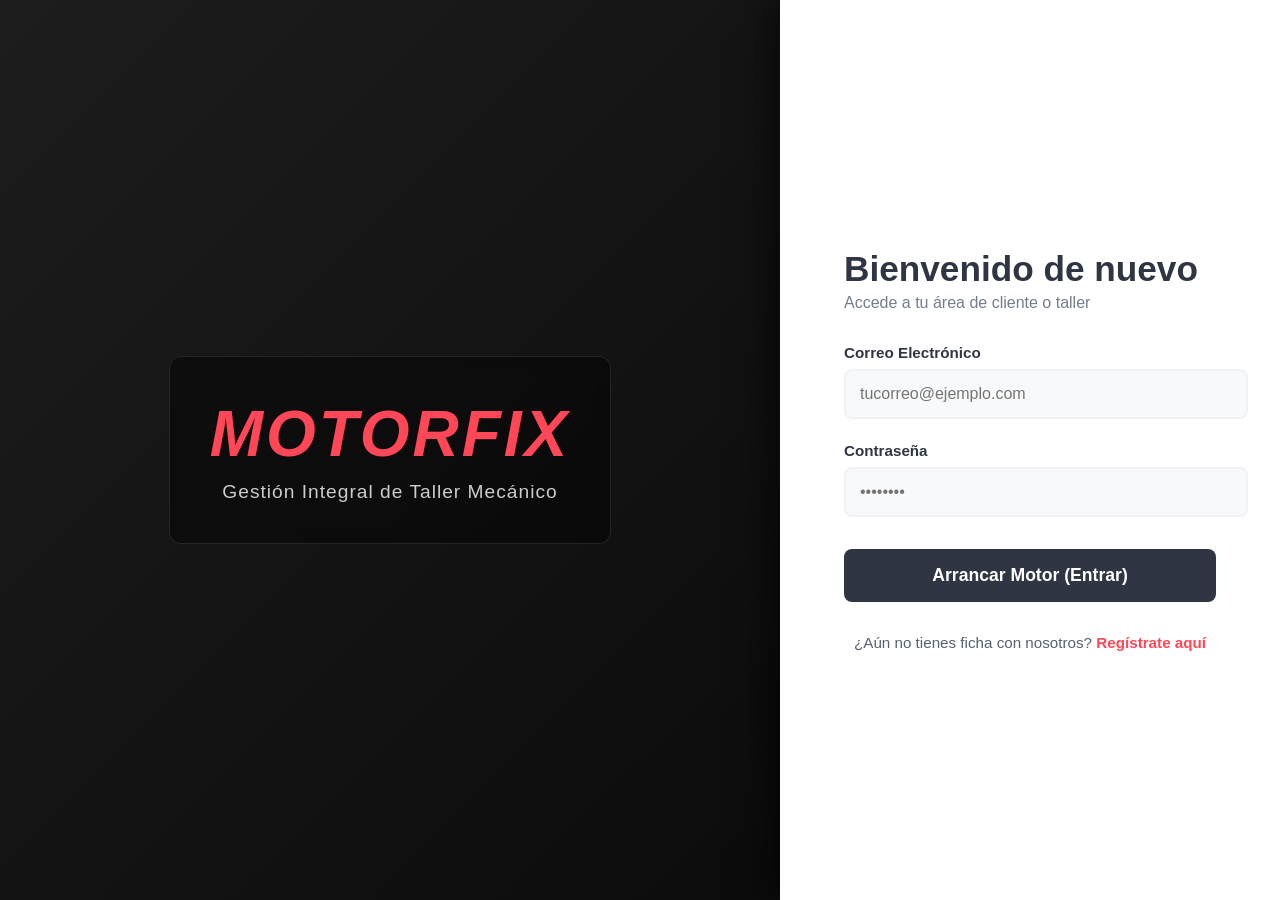
<file: index.html>
<!DOCTYPE html>
<html lang="es">
<head>
    <meta charset="UTF-8">
    <meta name="viewport" content="width=device-width, initial-scale=1.0">
    <title>MotorFix - Acceso Taller</title>
    <link rel="stylesheet" href="style.css">
</head>
<body class="auth-body">
    <div class="pantalla-dividida">
        
        <div class="panel-visual">
            <div class="overlay">
                <div class="titulo-visual">MotorFix</div>
                <div class="subtitulo-visual">Gestión Integral de Taller Mecánico</div>
            </div>
        </div>

        <div class="panel-login">
            <div class="contenido-login">
                <div class="titulo-login">Bienvenido de nuevo</div>
                <div class="subtitulo">Accede a tu área de cliente o taller</div>

                <form id="loginForm">
                    <div class="grupo-input">
                        <label for="email" class="label-auth">Correo Electrónico</label>
                        <input type="email" id="email" name="email" class="input-auth" placeholder="tucorreo@ejemplo.com" required>
                    </div>
                    <div class="grupo-input">
                        <label for="password" class="label-auth">Contraseña</label>
                        <input type="password" id="password" name="password" class="input-auth" placeholder="••••••••" required>
                    </div>
                    <button type="submit" class="btn-motorfix">Arrancar Motor (Entrar)</button>
                </form>
                
                <div class="enlaces-extra">
                    <span>¿Aún no tienes ficha con nosotros? <a href="registro.html" class="enlace-rojo">Regístrate aquí</a></span>
                </div>
            </div>
        </div>

    </div>

    <script src="auth.js"></script>
</body>
</html>
</file>
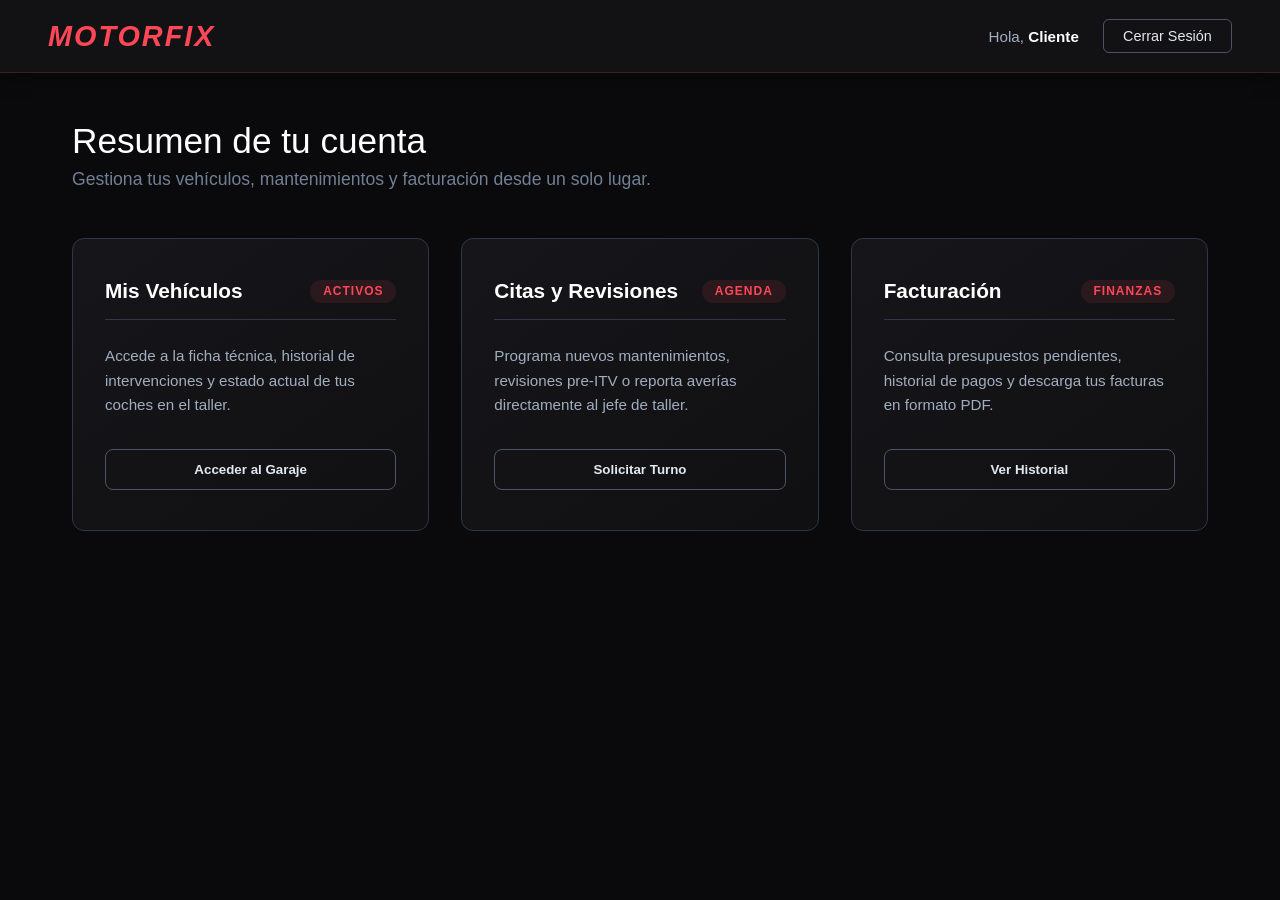
<file: panel_cliente.html>
<!DOCTYPE html>
<html lang="es">
<head>
    <meta charset="UTF-8">
    <meta name="viewport" content="width=device-width, initial-scale=1.0">
    <title>MotorFix - Panel de Cliente</title>
    <link rel="stylesheet" href="style.css">
</head>
<body class="dashboard-body">

    <nav class="navbar">
        <div class="texto-logo">MOTORFIX</div>
        <div class="user-menu">
            <span class="user-name">Hola, <strong id="nombreUsuario" class="texto-resaltado">Cliente</strong></span>
            <button id="btnLogout" class="logout-link btn-limpio">Cerrar Sesión</button>
        </div>
    </nav>

    <main class="dashboard-container">
        
        <!-- VISTA PRINCIPAL: RESUMEN Y TARJETAS -->
        <div id="vista-resumen" class="vista-activa">
            <header class="dashboard-header">
                <div class="titulo-dashboard">Resumen de tu cuenta</div>
                <div class="texto-dashboard">Gestiona tus vehículos, mantenimientos y facturación desde un solo lugar.</div>
            </header>

            <div class="grid-modulos">
                <article class="modulo-dark">
                    <div class="modulo-header">
                        <div class="titulo-modulo">Mis Vehículos</div>
                        <span class="badge">Activos</span>
                    </div>
                    <div class="texto-modulo">Accede a la ficha técnica, historial de intervenciones y estado actual de tus coches en el taller.</div>
                    <button id="btn-acceder-garaje" class="btn-outline-red">Acceder al Garaje</button>
                </article>

                <article class="modulo-dark">
                    <div class="modulo-header">
                        <div class="titulo-modulo">Citas y Revisiones</div>
                        <span class="badge">Agenda</span>
                    </div>
                    <div class="texto-modulo">Programa nuevos mantenimientos, revisiones pre-ITV o reporta averías directamente al jefe de taller.</div>
                    <button id="btn-acceder-citas" class="btn-outline-red">Solicitar Turno</button>
                </article>

                <article class="modulo-dark">
                    <div class="modulo-header">
                        <div class="titulo-modulo">Facturación</div>
                        <span class="badge">Finanzas</span>
                    </div>
                    <div class="texto-modulo">Consulta presupuestos pendientes, historial de pagos y descarga tus facturas en formato PDF.</div>
                    <button id="btn-acceder-facturas" class="btn-outline-red">Ver Historial</button>
                </article>
            </div>
        </div>

        <!-- SECCIÓN: MI GARAJE -->
        <section id="seccion-garaje" class="panel-seccion oculto">
            <button class="btn-volver btn-limpio" id="btn-volver-garaje">← Volver al resumen</button>
            <div class="titulo-dashboard margen-superior">Mis Vehículos</div>
            <button id="btn-nuevo-vehiculo" class="btn-rojo-solido">Añadir Nuevo Vehículo</button>
            
            <div id="lista-vehiculos" class="contenedor-lista"></div>

            <div id="modal-vehiculo" class="modal-formulario oculto">
                <div class="titulo-modal">Registrar Nuevo Vehículo</div>
                <form id="form-vehiculo" class="formulario-estandar">
                    <div class="grupo-input">
                        <label class="form-label" for="v-matricula">Matrícula</label>
                        <input type="text" id="v-matricula" class="form-input" placeholder="Ej: 1234ABC" required>
                    </div>
                    <div class="grupo-input">
                        <label class="form-label" for="v-marca">Marca</label>
                        <input type="text" id="v-marca" class="form-input" placeholder="Ej: Toyota" required>
                    </div>
                    <div class="grupo-input">
                        <label class="form-label" for="v-modelo">Modelo</label>
                        <input type="text" id="v-modelo" class="form-input" placeholder="Ej: Corolla" required>
                    </div>
                    <div class="grupo-input">
                        <label class="form-label" for="v-anyo">Año</label>
                        <input type="number" id="v-anyo" class="form-input" placeholder="Ej: 2020" required>
                    </div>
                    <div class="acciones-form">
                        <button type="submit" class="btn-rojo-solido">Guardar Vehículo</button>
                        <button type="button" id="btn-cancelar-vehiculo" class="btn-gris">Cancelar</button>
                    </div>
                </form>
            </div>
        </section>

        <!-- SECCIÓN: MIS CITAS -->
        <section id="seccion-citas" class="panel-seccion oculto">
            <button class="btn-volver btn-limpio" id="btn-volver-citas">← Volver al resumen</button>
            <div class="titulo-dashboard margen-superior">Mis Citas</div>
            <button id="btn-nueva-cita" class="btn-rojo-solido">Solicitar Nueva Cita</button>
            
            <div id="lista-citas" class="contenedor-lista"></div>

            <div id="modal-cita" class="modal-formulario oculto">
                <div class="titulo-modal">Solicitar Turno en el Taller</div>
                <form id="form-cita" class="formulario-estandar">
                    <div class="grupo-input">
                        <label class="form-label" for="c-matricula">Vehículo</label>
                        <select id="c-matricula" class="form-input select-input" required>
                            <option value="">Selecciona un vehículo...</option>
                        </select>
                    </div>
                    <div class="grupo-input">
                        <label class="form-label" for="c-fecha">Fecha y Hora</label>
                        <input type="datetime-local" id="c-fecha" class="form-input" required>
                    </div>
                    <div class="grupo-input">
                        <label class="form-label" for="c-motivo">Motivo de la visita</label>
                        <textarea id="c-motivo" class="form-input textarea-input" placeholder="Describe el problema o revisión..." required></textarea>
                    </div>
                    <div class="acciones-form">
                        <button type="submit" class="btn-rojo-solido">Confirmar Cita</button>
                        <button type="button" id="btn-cancelar-cita" class="btn-gris">Cancelar</button>
                    </div>
                </form>
            </div>
        </section>

        <!-- SECCIÓN: MIS FACTURAS -->
        <section id="seccion-facturas" class="panel-seccion oculto">
            <button class="btn-volver btn-limpio" id="btn-volver-facturas">← Volver al resumen</button>
            <div class="titulo-dashboard margen-superior">Historial de Facturas</div>
            
            <div id="lista-facturas" class="contenedor-lista"></div>
        </section>

    </main>

    <script src="panel.js"></script>
</body>
</html>
</file>
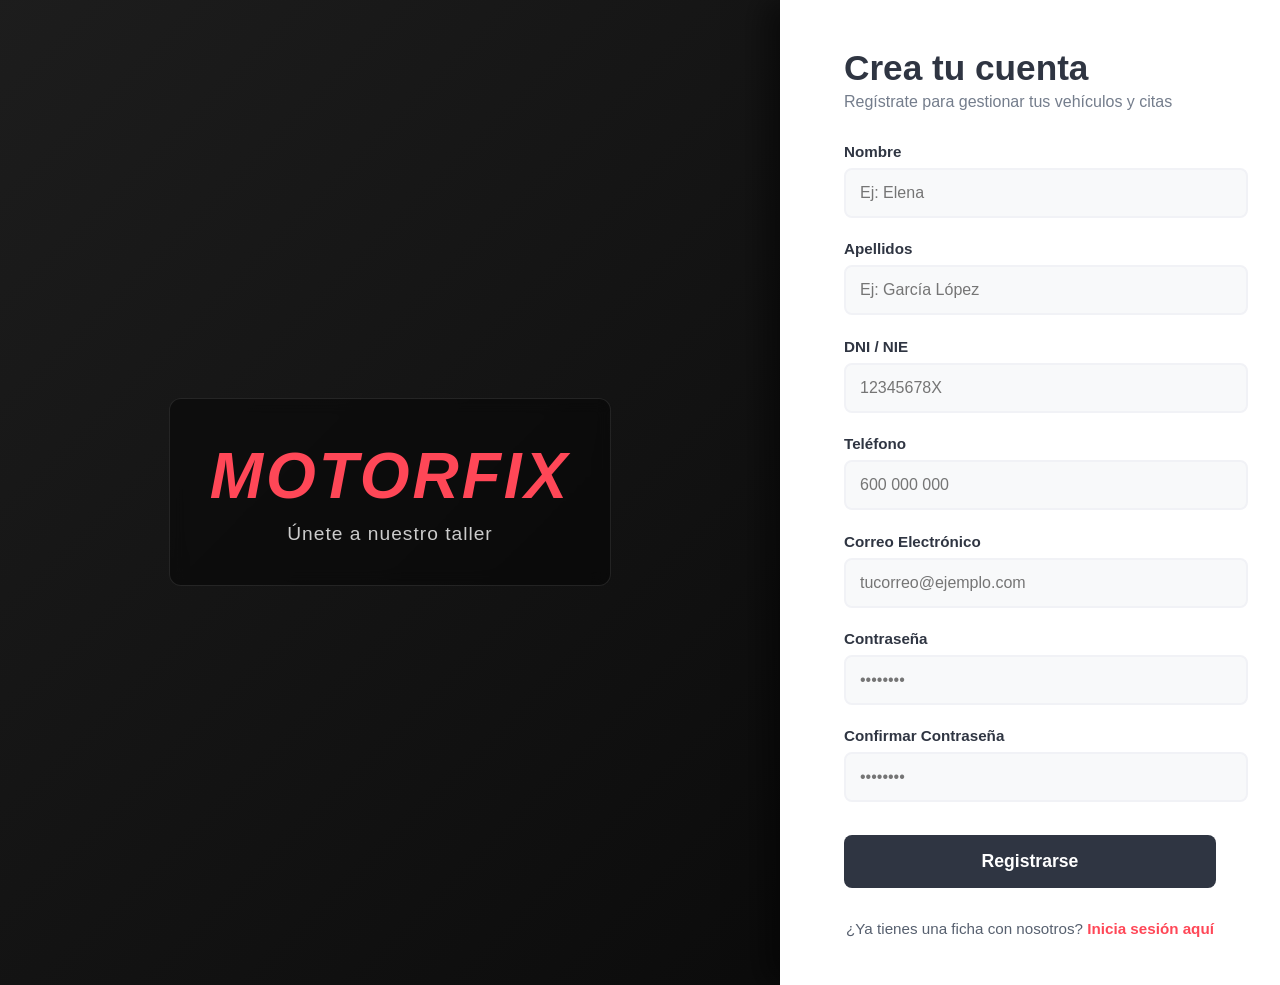
<file: registro.html>
<!DOCTYPE html>
<html lang="es">
<head>
    <meta charset="UTF-8">
    <meta name="viewport" content="width=device-width, initial-scale=1.0">
    <title>MotorFix - Registro de Cliente</title>
    <link rel="stylesheet" href="style.css">
</head>
<body class="auth-body">
    <div class="pantalla-dividida">
        
        <div class="panel-visual">
            <div class="overlay">
                <div class="titulo-visual">MotorFix</div>
                <div class="subtitulo-visual">Únete a nuestro taller</div>
            </div>
        </div>

        <div class="panel-login">
            <div class="contenido-login">
                <div class="titulo-login">Crea tu cuenta</div>
                <div class="subtitulo">Regístrate para gestionar tus vehículos y citas</div>

                <form id="registroForm">
                    <div class="grupo-input">
                        <label for="nombre" class="label-auth">Nombre</label>
                        <input type="text" id="nombre" name="nombre" class="input-auth" placeholder="Ej: Elena" required>
                    </div>

                    <div class="grupo-input">
                        <label for="apellidos" class="label-auth">Apellidos</label>
                        <input type="text" id="apellidos" name="apellidos" class="input-auth" placeholder="Ej: García López" required>
                    </div>
                    
                    <div class="grupo-input">
                        <label for="dni" class="label-auth">DNI / NIE</label>
                        <input type="text" id="dni" name="dni" class="input-auth" placeholder="12345678X" required>
                    </div>

                    <div class="grupo-input">
                        <label for="telefono" class="label-auth">Teléfono</label>
                        <input type="tel" id="telefono" name="telefono" class="input-auth" placeholder="600 000 000" required>
                    </div>

                    <div class="grupo-input">
                        <label for="email" class="label-auth">Correo Electrónico</label>
                        <input type="email" id="email" name="email" class="input-auth" placeholder="tucorreo@ejemplo.com" required>
                    </div>

                    <div class="grupo-input">
                        <label for="password" class="label-auth">Contraseña</label>
                        <input type="password" id="password" name="password" class="input-auth" placeholder="••••••••" required>
                    </div>

                    <div class="grupo-input">
                        <label for="confirm_password" class="label-auth">Confirmar Contraseña</label>
                        <input type="password" id="confirm_password" name="confirm_password" class="input-auth" placeholder="••••••••" required>
                    </div>
                    
                    <button type="submit" class="btn-motorfix">Registrarse</button>
                </form>
                
                <div class="enlaces-extra">
                    <span>¿Ya tienes una ficha con nosotros? <a href="index.html" class="enlace-rojo">Inicia sesión aquí</a></span>
                </div>
            </div>
        </div>

    </div>

    <script src="auth.js"></script>
</body>
</html>
</file>
<file: style.css>
/* Reseteo de márgenes basado en clases */
.auth-body, .dashboard-body, .pantalla-dividida, .panel-visual, .panel-login, 
.contenido-login, .grupo-input, .dashboard-container, .panel-seccion, 
.formulario-estandar, .modulo-dark, .modal-formulario {
    margin: 0;
    padding: 0;
    box-sizing: border-box;
    font-family: 'Segoe UI', Roboto, Helvetica, Arial, sans-serif;
}

/* =========================================================
   ESTILOS DE LOGIN Y REGISTRO
   ========================================================= */
.auth-body {
    background-color: #121212;
}

.pantalla-dividida {
    display: flex;
    min-height: 100vh;
    width: 100%;
}

.panel-visual {
    flex: 1;
    background: linear-gradient(135deg, rgba(30, 30, 30, 0.9), rgba(10, 10, 10, 0.8)), 
                url('https://images.unsplash.com/photo-1619642751034-765dfdf7c58e?q=80&w=1920&auto=format&fit=crop') center/cover;
    display: flex;
    align-items: center;
    justify-content: center;
    color: #ffffff;
}

.overlay {
    text-align: center;
    padding: 2.5rem;
    background: rgba(0, 0, 0, 0.4);
    border-radius: 12px;
    backdrop-filter: blur(8px);
    border: 1px solid rgba(255, 255, 255, 0.1);
}

.titulo-visual {
    font-size: 4rem;
    font-weight: bold;
    letter-spacing: 3px;
    margin-bottom: 10px;
    color: #ff4757;
    text-transform: uppercase;
    font-style: italic;
}

.subtitulo-visual {
    font-size: 1.2rem;
    color: #cccccc;
    letter-spacing: 1px;
}

.panel-login {
    width: 100%;
    max-width: 500px;
    background-color: #ffffff;
    display: flex;
    flex-direction: column;
    justify-content: center;
    padding: 3rem 4rem;
    box-shadow: -15px 0 30px rgba(0, 0, 0, 0.5);
}

.contenido-login {
    width: 100%;
}

.titulo-login {
    font-size: 2.2rem;
    font-weight: bold;
    color: #2f3542;
    margin-bottom: 5px;
}

.subtitulo {
    color: #747d8c;
    margin-bottom: 2rem;
    font-size: 1rem;
}

.grupo-input {
    margin-bottom: 1.4rem;
}

.label-auth {
    display: block;
    margin-bottom: 8px;
    color: #2f3542;
    font-weight: 600;
    font-size: 0.95rem;
}

.input-auth {
    width: 100%;
    padding: 14px;
    border: 2px solid #f1f2f6;
    border-radius: 8px;
    background-color: #f8f9fa;
    font-size: 1rem;
    color: #2f3542;
    transition: all 0.3s ease;
}

.input-auth:focus {
    outline: none;
    border-color: #ff4757;
    background-color: #ffffff;
    box-shadow: 0 0 0 3px rgba(255, 71, 87, 0.15);
}

.btn-motorfix {
    width: 100%;
    padding: 16px;
    background-color: #2f3542;
    color: #ffffff;
    border: none;
    border-radius: 8px;
    font-size: 1.1rem;
    font-weight: bold;
    cursor: pointer;
    transition: background-color 0.3s ease, transform 0.1s ease;
    margin-top: 10px;
}

.btn-motorfix:hover {
    background-color: #ff4757;
}

.btn-motorfix:active {
    transform: scale(0.98);
}

.enlaces-extra {
    margin-top: 2rem;
    text-align: center;
    font-size: 0.95rem;
    color: #57606f;
}

.enlace-rojo {
    color: #ff4757;
    text-decoration: none;
    font-weight: bold;
}

.enlace-rojo:hover {
    text-decoration: underline;
}

@media (max-width: 768px) {
    .pantalla-dividida {
        flex-direction: column;
    }
    .panel-visual {
        min-height: 250px;
        flex: none;
    }
    .panel-login {
        max-width: 100%;
        padding: 2.5rem;
        box-shadow: none;
    }
}

/* =========================================================
   ESTILOS DEL PANEL DE CLIENTE (DASHBOARD)
   ========================================================= */
.dashboard-body {
    background-color: #0a0a0c;
    color: #e2e8f0;
    min-height: 100vh;
}

.oculto {
    display: none !important;
}

.vista-activa {
    display: block;
}

.btn-limpio {
    background: none;
    border: none;
    cursor: pointer;
    font: inherit;
}

.texto-resaltado {
    font-weight: bold;
    color: #ffffff;
}

.margen-superior {
    margin-top: 1.5rem;
}

.navbar {
    background-color: #121214;
    padding: 1.2rem 3rem;
    display: flex;
    justify-content: space-between;
    align-items: center;
    border-bottom: 1px solid rgba(255, 71, 87, 0.2);
    box-shadow: 0 4px 20px rgba(0, 0, 0, 0.4);
}

.texto-logo { 
    font-style: italic; 
    font-size: 1.8rem; 
    color: #ff4757;
    letter-spacing: 2px;
    font-weight: bold;
}

.user-menu {
    display: flex;
    align-items: center;
    gap: 1.5rem;
}

.user-name {
    color: #a0aec0;
    font-size: 0.95rem;
}

.logout-link {
    color: #e2e8f0;
    text-decoration: none;
    font-size: 0.9rem;
    padding: 0.5rem 1.2rem;
    border: 1px solid #4a5568;
    border-radius: 6px;
    transition: all 0.3s ease;
}

.logout-link:hover {
    background-color: #ff4757;
    border-color: #ff4757;
    color: #ffffff;
}

.dashboard-container {
    max-width: 1200px;
    margin: 3rem auto;
    padding: 0 2rem;
}

.dashboard-header {
    margin-bottom: 3rem;
}

.titulo-dashboard {
    font-size: 2.2rem;
    font-weight: 300;
    color: #ffffff;
    margin-bottom: 0.5rem;
}

.texto-dashboard {
    color: #718096;
    font-size: 1.1rem;
}

.grid-modulos {
    display: grid;
    grid-template-columns: repeat(auto-fit, minmax(320px, 1fr));
    gap: 2rem;
}

.modulo-dark {
    background: linear-gradient(145deg, #16161a 0%, #101012 100%);
    border: 1px solid #2d3748;
    border-radius: 12px;
    padding: 2.5rem 2rem;
    transition: transform 0.3s ease, border-color 0.3s ease, box-shadow 0.3s ease;
    display: flex;
    flex-direction: column;
    justify-content: space-between;
}

.modulo-dark:hover {
    transform: translateY(-5px);
    border-color: #ff4757;
    box-shadow: 0 10px 30px rgba(255, 71, 87, 0.1);
}

.modulo-header {
    display: flex;
    justify-content: space-between;
    align-items: center;
    margin-bottom: 1.5rem;
    border-bottom: 1px solid #2d3748;
    padding-bottom: 1rem;
}

.titulo-modulo {
    color: #ffffff;
    font-size: 1.3rem;
    font-weight: 600;
}

.badge {
    background: rgba(255, 71, 87, 0.1);
    color: #ff4757;
    font-size: 0.75rem;
    text-transform: uppercase;
    letter-spacing: 1px;
    padding: 0.3rem 0.8rem;
    border-radius: 20px;
    font-weight: bold;
}

.texto-modulo {
    color: #a0aec0;
    line-height: 1.6;
    margin-bottom: 2rem;
    font-size: 0.95rem;
}

.btn-outline-red {
    background: transparent;
    color: #e2e8f0;
    border: 1px solid #4a5568;
    padding: 12px;
    width: 100%;
    border-radius: 8px;
    font-weight: bold;
    cursor: pointer;
    transition: all 0.3s ease;
}

.btn-outline-red:hover {
    background: #ff4757;
    border-color: #ff4757;
    color: #ffffff;
}

.btn-rojo-solido {
    background-color: #ff4757;
    color: #ffffff;
    border: none;
    padding: 12px 20px;
    border-radius: 8px;
    font-weight: bold;
    cursor: pointer;
    transition: background-color 0.3s ease;
    margin-bottom: 1.5rem;
}

.btn-rojo-solido:hover {
    background-color: #e03e4d;
}

.btn-gris {
    background-color: #4a5568;
    color: #ffffff;
    border: none;
    padding: 12px 20px;
    border-radius: 8px;
    font-weight: bold;
    cursor: pointer;
    transition: background-color 0.3s ease;
}

.btn-gris:hover {
    background-color: #2d3748;
}

.btn-volver {
    color: #a0aec0;
    font-size: 0.95rem;
    text-decoration: underline;
    margin-bottom: 1rem;
    display: inline-block;
}

.btn-volver:hover {
    color: #ffffff;
}

.modal-formulario {
    background: #16161a;
    border: 1px solid #2d3748;
    padding: 2rem;
    border-radius: 12px;
    margin-top: 1.5rem;
    max-width: 600px;
}

.titulo-modal {
    font-size: 1.4rem;
    color: #ffffff;
    margin-bottom: 1.5rem;
    font-weight: 600;
}

.form-label {
    display: block;
    margin-bottom: 8px;
    color: #a0aec0;
    font-size: 0.95rem;
}

.form-input {
    width: 100%;
    padding: 12px 15px;
    border: 1px solid #2d3748;
    border-radius: 8px;
    background-color: #101012;
    color: #ffffff;
    font-size: 1rem;
    transition: all 0.3s ease;
}

.form-input:focus {
    outline: none;
    border-color: #ff4757;
}

.textarea-input {
    resize: vertical;
    min-height: 100px;
}

.select-input {
    cursor: pointer;
}

.acciones-form {
    display: flex;
    gap: 1rem;
    margin-top: 2rem;
}

.contenedor-lista {
    margin-top: 1.5rem;
}

/* Tablas dinámicas del panel de cliente */
.tabla-datos {
    width: 100%;
    border-collapse: collapse;
    background-color: #16161a;
    border: 1px solid #2d3748;
    border-radius: 8px;
    overflow: hidden;
    margin-top: 1rem;
}

.celda-cabecera {
    background-color: #101012;
    color: #a0aec0;
    text-align: left;
    padding: 1rem;
    font-size: 0.85rem;
    text-transform: uppercase;
    letter-spacing: 1px;
    border-bottom: 1px solid #2d3748;
}

.fila-tabla {
    border-bottom: 1px solid #2d3748;
    transition: background-color 0.2s ease;
}

.fila-tabla:hover {
    background-color: #1f1f24;
}

.celda-dato {
    padding: 1rem;
    color: #e2e8f0;
    font-size: 0.95rem;
}
</file>
